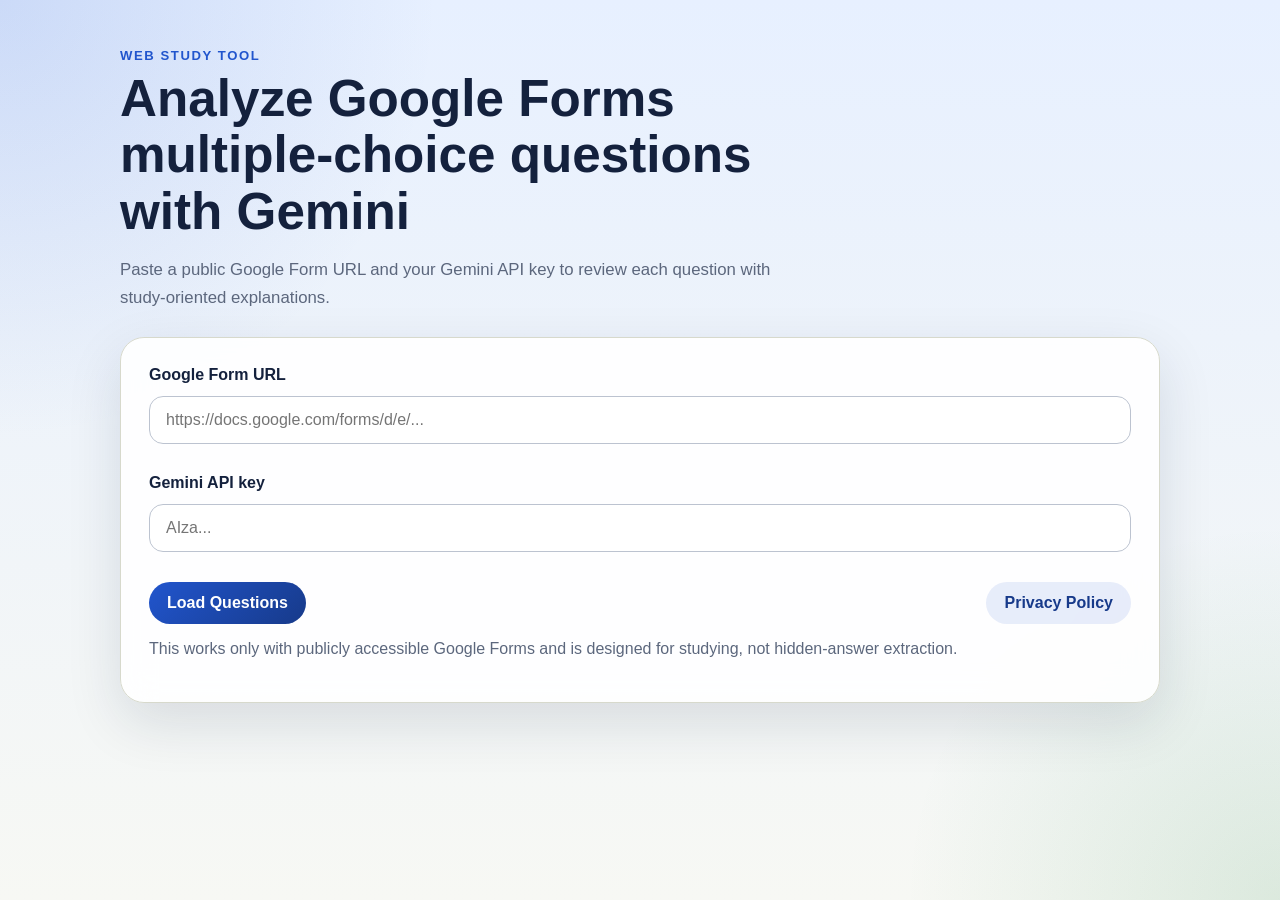
<file: index.html>
<!doctype html>
<html lang="en">
  <head>
    <meta charset="utf-8">
    <meta name="viewport" content="width=device-width, initial-scale=1">
    <title>Google Forms Study Helper</title>
    <link rel="stylesheet" href="app.css">
  </head>
  <body>
    <main class="app-shell">
      <section class="hero">
        <p class="hero__eyebrow">Web Study Tool</p>
        <h1>Analyze Google Forms multiple-choice questions with Gemini</h1>
        <p class="hero__intro">
          Paste a public Google Form URL and your Gemini API key to review each
          question with study-oriented explanations.
        </p>
      </section>

      <section class="panel">
        <form id="analyzer-form" class="settings-form">
          <label class="field">
            <span>Google Form URL</span>
            <input
              id="form-url"
              name="formUrl"
              type="url"
              placeholder="https://docs.google.com/forms/d/e/..."
              required
            >
          </label>

          <label class="field">
            <span>Gemini API key</span>
            <input
              id="api-key"
              name="apiKey"
              type="password"
              placeholder="AIza..."
              autocomplete="off"
              required
            >
          </label>

          <div class="actions">
            <button id="load-form" type="submit">Load Questions</button>
            <a class="link-button" href="./privacy-policy.html">Privacy Policy</a>
          </div>

          <p class="helper-text">
            This works only with publicly accessible Google Forms and is designed
            for studying, not hidden-answer extraction.
          </p>
          <p id="status" class="status" aria-live="polite"></p>
        </form>
      </section>

      <section id="questions-panel" class="panel panel--hidden">
        <div class="panel__header">
          <div>
            <p class="panel__eyebrow">Detected Questions</p>
            <h2>Multiple-choice items</h2>
          </div>
          <button id="analyze-all" type="button" class="button-secondary">
            Analyze All
          </button>
        </div>

        <div id="questions" class="question-list"></div>
      </section>
    </main>

    <template id="question-template">
      <article class="question-card">
        <div class="question-card__top">
          <p class="question-card__label">Question</p>
          <button type="button" class="question-card__button">Analyze</button>
        </div>
        <h3 class="question-card__title"></h3>
        <ol class="question-card__options"></ol>
        <p class="question-card__status" hidden></p>
        <div class="question-card__output" hidden></div>
      </article>
    </template>

    <script src="app.js" defer></script>
  </body>
</html>
</file>
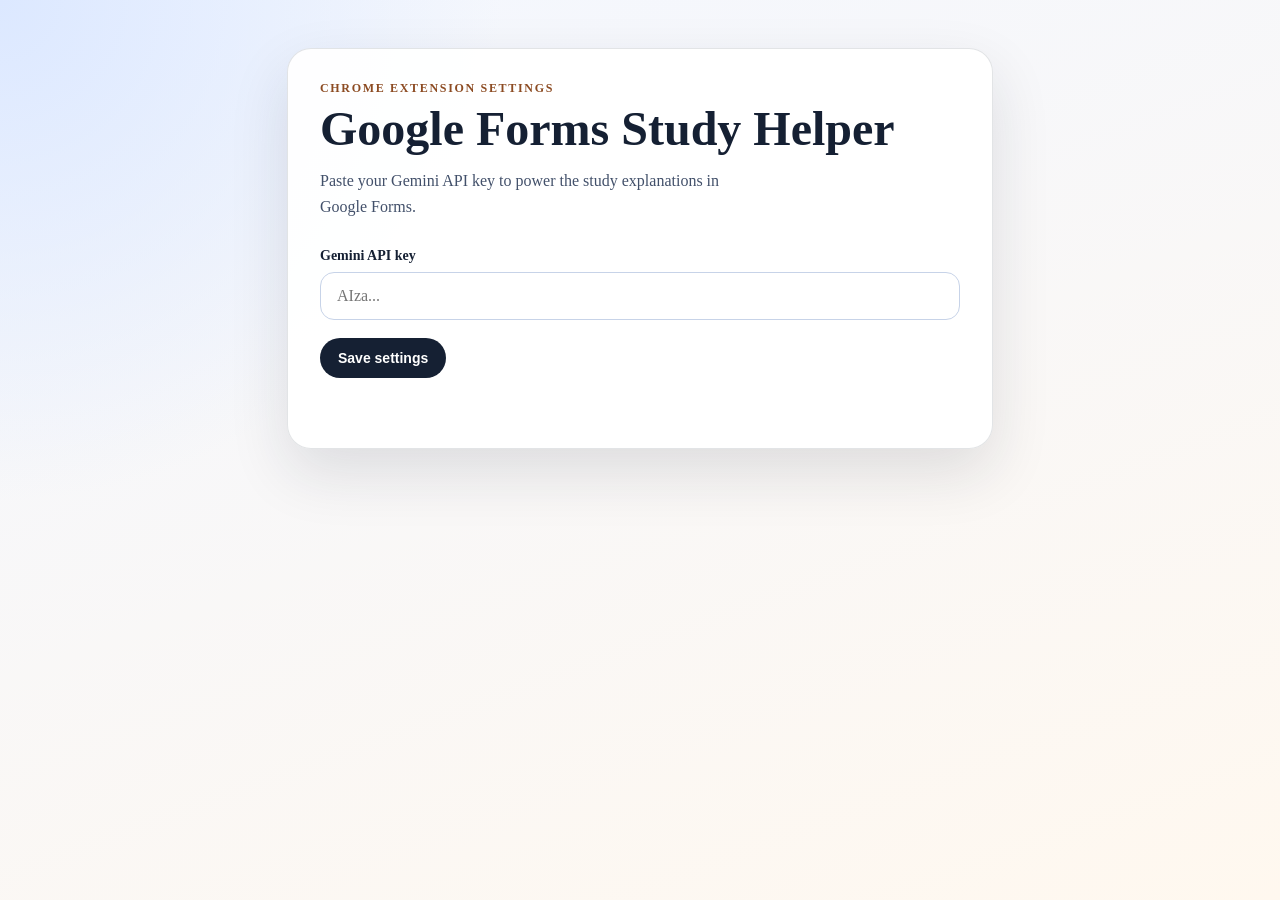
<file: options.html>
<!doctype html>
<html lang="en">
  <head>
    <meta charset="utf-8">
    <meta name="viewport" content="width=device-width, initial-scale=1">
    <title>Google Forms Study Helper Settings</title>
    <link rel="stylesheet" href="options.css">
  </head>
  <body>
    <main class="settings">
      <section class="settings__panel">
        <p class="settings__eyebrow">Chrome Extension Settings</p>
        <h1>Google Forms Study Helper</h1>
        <p class="settings__intro">
          Paste your Gemini API key to power the study explanations in Google Forms.
        </p>

        <form id="settings-form" class="settings__form">
          <label class="settings__field">
            <span>Gemini API key</span>
            <input
              id="api-key"
              name="apiKey"
              type="password"
              autocomplete="off"
              placeholder="AIza..."
              required
            >
          </label>

          <button class="settings__save" type="submit">Save settings</button>
          <p id="status" class="settings__status" aria-live="polite"></p>
        </form>
      </section>
    </main>
    <script type="module" src="options.js"></script>
  </body>
</html>
</file>
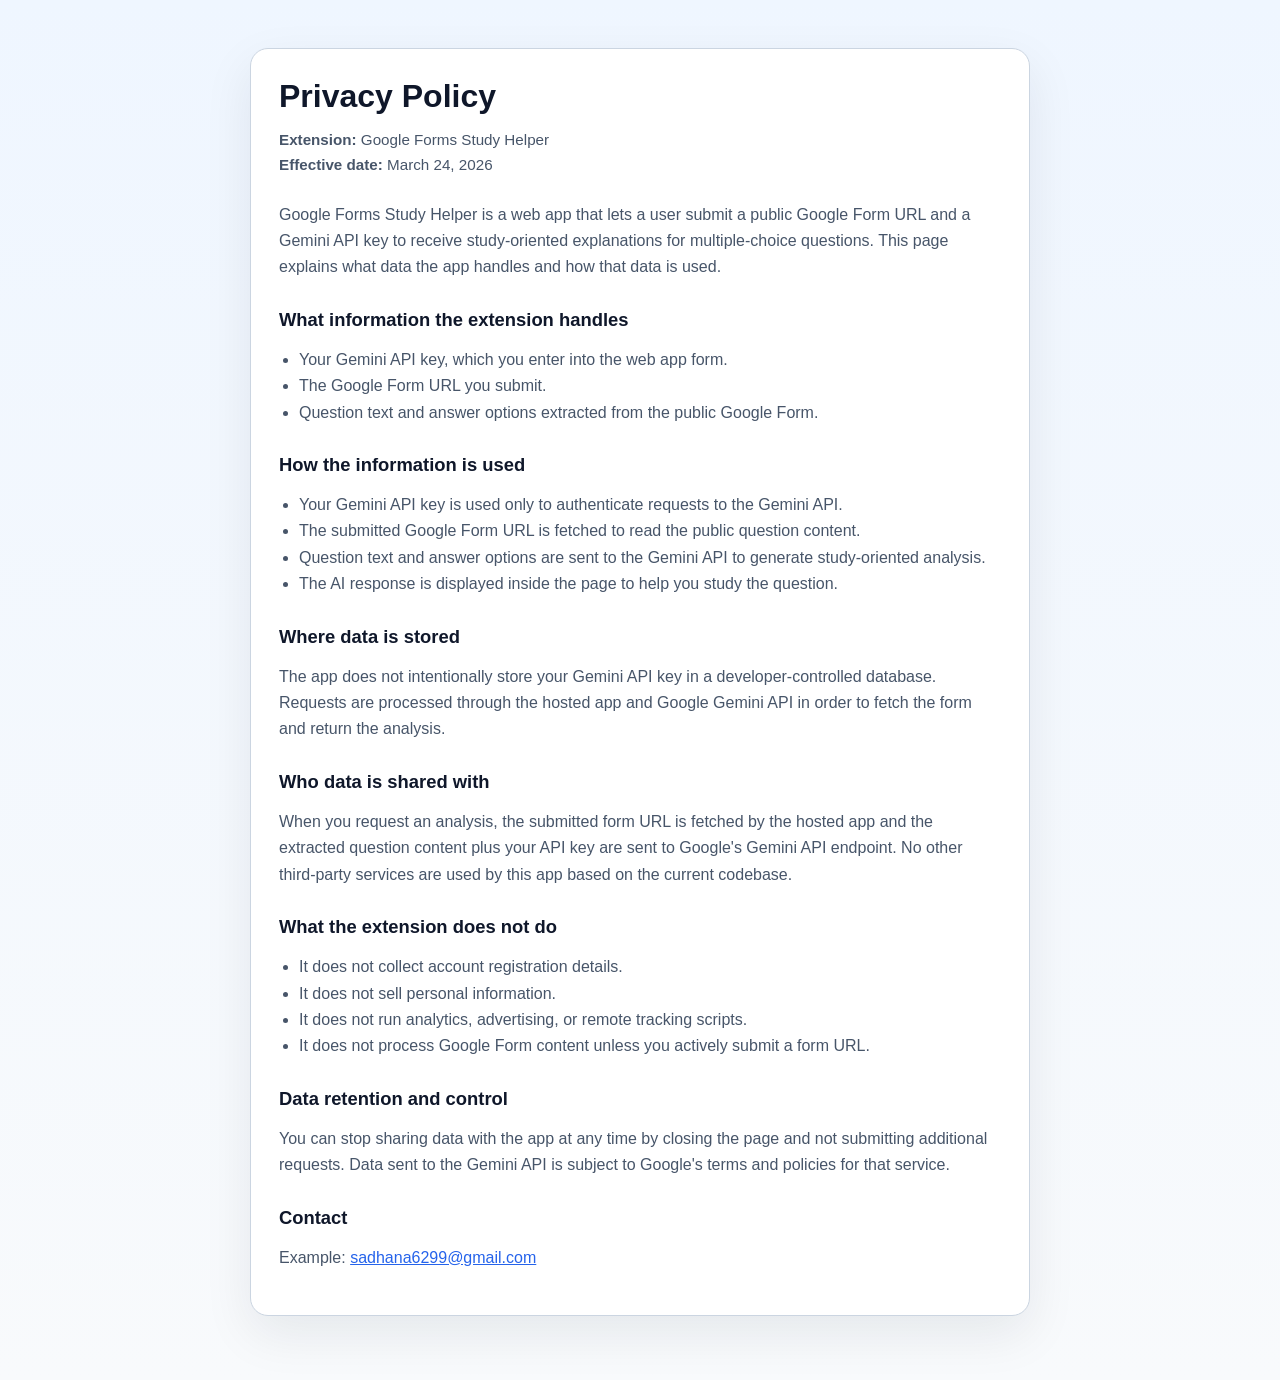
<file: privacy-policy.html>
<!doctype html>
<html lang="en">
  <head>
    <meta charset="utf-8">
    <meta name="viewport" content="width=device-width, initial-scale=1">
    <title>Privacy Policy - Google Forms Study Helper</title>
    <style>
      :root {
        color-scheme: light;
        --bg: #f8fafc;
        --panel: #ffffff;
        --text: #0f172a;
        --muted: #475569;
        --line: #cbd5e1;
        --accent: #2563eb;
      }

      * {
        box-sizing: border-box;
      }

      body {
        margin: 0;
        font-family: "Segoe UI", Arial, sans-serif;
        background: linear-gradient(180deg, #eff6ff 0%, var(--bg) 100%);
        color: var(--text);
      }

      main {
        max-width: 820px;
        margin: 0 auto;
        padding: 48px 20px 64px;
      }

      section {
        background: var(--panel);
        border: 1px solid var(--line);
        border-radius: 18px;
        padding: 28px;
        box-shadow: 0 18px 50px rgba(15, 23, 42, 0.08);
      }

      h1, h2 {
        line-height: 1.2;
      }

      h1 {
        margin: 0 0 12px;
        font-size: 2rem;
      }

      h2 {
        margin-top: 28px;
        font-size: 1.15rem;
      }

      p, li {
        color: var(--muted);
        line-height: 1.65;
      }

      a {
        color: var(--accent);
      }

      ul {
        padding-left: 20px;
      }

      .meta {
        margin: 0 0 24px;
        font-size: 0.95rem;
      }
    </style>
  </head>
  <body>
    <main>
      <section>
        <h1>Privacy Policy</h1>
        <p class="meta">
          <strong>Extension:</strong> Google Forms Study Helper<br>
          <strong>Effective date:</strong> March 24, 2026
        </p>

        <p>
          Google Forms Study Helper is a web app that lets a user submit a public Google Form
          URL and a Gemini API key to receive study-oriented explanations for multiple-choice
          questions. This page explains what data the app handles and how that data is used.
        </p>

        <h2>What information the extension handles</h2>
        <ul>
          <li>Your Gemini API key, which you enter into the web app form.</li>
          <li>The Google Form URL you submit.</li>
          <li>Question text and answer options extracted from the public Google Form.</li>
        </ul>

        <h2>How the information is used</h2>
        <ul>
          <li>Your Gemini API key is used only to authenticate requests to the Gemini API.</li>
          <li>The submitted Google Form URL is fetched to read the public question content.</li>
          <li>Question text and answer options are sent to the Gemini API to generate study-oriented analysis.</li>
          <li>The AI response is displayed inside the page to help you study the question.</li>
        </ul>

        <h2>Where data is stored</h2>
        <p>
          The app does not intentionally store your Gemini API key in a developer-controlled
          database. Requests are processed through the hosted app and Google Gemini API in order
          to fetch the form and return the analysis.
        </p>

        <h2>Who data is shared with</h2>
        <p>
          When you request an analysis, the submitted form URL is fetched by the hosted app and
          the extracted question content plus your API key are sent to Google's Gemini API endpoint.
          No other third-party services are used by this app based on the current codebase.
        </p>

        <h2>What the extension does not do</h2>
        <ul>
          <li>It does not collect account registration details.</li>
          <li>It does not sell personal information.</li>
          <li>It does not run analytics, advertising, or remote tracking scripts.</li>
          <li>It does not process Google Form content unless you actively submit a form URL.</li>
        </ul>

        <h2>Data retention and control</h2>
        <p>
          You can stop sharing data with the app at any time by closing the page and not submitting
          additional requests. Data sent to the Gemini API is subject to Google's terms and
          policies for that service.
        </p>

        <h2>Contact</h2>
        <p>
         
          Example: <a href="sadhana6299@gmail.com">sadhana6299@gmail.com</a>
        </p>
      </section>
    </main>
  </body>
</html>
</file>
<file: app.css>
:root {
  color-scheme: light;
  --bg: #f7f8f4;
  --bg-accent: #e7f0ff;
  --panel: rgba(255, 255, 255, 0.9);
  --line: #d7d9cc;
  --text: #14213d;
  --muted: #5c677d;
  --brand: #2155cd;
  --brand-dark: #173a8a;
  --success: #157f3b;
  --shadow: 0 20px 55px rgba(20, 33, 61, 0.12);
}

* {
  box-sizing: border-box;
}

body {
  margin: 0;
  min-height: 100vh;
  font-family: "Segoe UI", Arial, sans-serif;
  color: var(--text);
  background:
    radial-gradient(circle at top left, rgba(33, 85, 205, 0.14), transparent 28%),
    radial-gradient(circle at bottom right, rgba(21, 127, 59, 0.12), transparent 24%),
    linear-gradient(180deg, var(--bg-accent) 0%, var(--bg) 100%);
}

.app-shell {
  width: min(1040px, calc(100% - 32px));
  margin: 0 auto;
  padding: 48px 0 64px;
}

.hero {
  margin-bottom: 24px;
}

.hero__eyebrow,
.panel__eyebrow,
.question-card__label {
  margin: 0 0 8px;
  font-size: 0.82rem;
  font-weight: 700;
  text-transform: uppercase;
  letter-spacing: 0.12em;
  color: var(--brand);
}

.hero h1,
.panel h2 {
  margin: 0;
  line-height: 1.1;
}

.hero h1 {
  max-width: 720px;
  font-size: clamp(2rem, 4vw, 3.8rem);
}

.hero__intro {
  max-width: 700px;
  margin: 16px 0 0;
  font-size: 1.05rem;
  line-height: 1.7;
  color: var(--muted);
}

.panel {
  margin-top: 24px;
  padding: 28px;
  border: 1px solid var(--line);
  border-radius: 24px;
  background: var(--panel);
  box-shadow: var(--shadow);
  backdrop-filter: blur(16px);
}

.panel--hidden {
  display: none;
}

.settings-form,
.field {
  display: grid;
  gap: 12px;
}

.field {
  margin-bottom: 18px;
}

.field span {
  font-weight: 600;
}

.field input {
  width: 100%;
  padding: 14px 16px;
  border: 1px solid #bcc3d0;
  border-radius: 14px;
  font: inherit;
  color: var(--text);
  background: rgba(255, 255, 255, 0.95);
}

.field input:focus {
  outline: 3px solid rgba(33, 85, 205, 0.16);
  border-color: var(--brand);
}

.actions,
.panel__header,
.question-card__top {
  display: flex;
  gap: 12px;
  align-items: center;
  justify-content: space-between;
}

button,
.link-button {
  border: none;
  border-radius: 999px;
  padding: 12px 18px;
  font: inherit;
  font-weight: 700;
  cursor: pointer;
  transition: transform 0.15s ease, opacity 0.15s ease, background 0.15s ease;
}

button:hover,
.link-button:hover {
  transform: translateY(-1px);
}

button:disabled {
  cursor: progress;
  opacity: 0.7;
  transform: none;
}

button,
.question-card__button {
  color: #ffffff;
  background: linear-gradient(135deg, var(--brand) 0%, var(--brand-dark) 100%);
}

.button-secondary,
.link-button {
  color: var(--brand-dark);
  background: rgba(33, 85, 205, 0.1);
  text-decoration: none;
}

.helper-text,
.status,
.question-card__status {
  margin: 0;
  line-height: 1.6;
  color: var(--muted);
}

.status[data-state="success"],
.question-card__status[data-state="success"] {
  color: var(--success);
}

.question-list {
  display: grid;
  gap: 18px;
  margin-top: 24px;
}

.question-card {
  padding: 22px;
  border: 1px solid var(--line);
  border-radius: 20px;
  background: rgba(255, 255, 255, 0.94);
}

.question-card__title {
  margin: 0 0 14px;
  font-size: 1.18rem;
  line-height: 1.45;
}

.question-card__options {
  margin: 0 0 18px;
  padding-left: 22px;
  color: var(--muted);
  line-height: 1.6;
}

.question-card__output {
  white-space: pre-wrap;
  line-height: 1.7;
  padding: 16px;
  border-radius: 16px;
  background: #f7faff;
  border: 1px solid #d7e7ff;
}

@media (max-width: 720px) {
  .app-shell {
    width: min(100% - 20px, 1040px);
    padding-top: 28px;
  }

  .panel,
  .question-card {
    padding: 20px;
  }

  .actions,
  .panel__header,
  .question-card__top {
    flex-direction: column;
    align-items: stretch;
  }
}
</file>
<file: options.css>
body {
  margin: 0;
  min-height: 100vh;
  background:
    radial-gradient(circle at top left, #dce8ff, transparent 32%),
    linear-gradient(160deg, #f3f7ff 0%, #fff8ef 100%);
  color: #152033;
  font-family: Georgia, "Times New Roman", serif;
}

.settings {
  display: grid;
  place-items: center;
  padding: 48px 20px;
}

.settings__panel {
  width: min(100%, 640px);
  padding: 32px;
  border: 1px solid rgba(21, 32, 51, 0.12);
  border-radius: 24px;
  background: rgba(255, 255, 255, 0.92);
  box-shadow: 0 24px 60px rgba(21, 32, 51, 0.12);
}

.settings__eyebrow {
  margin: 0 0 8px;
  color: #8c4b22;
  font-size: 12px;
  font-weight: 700;
  letter-spacing: 0.14em;
  text-transform: uppercase;
}

h1 {
  margin: 0;
  font-size: clamp(32px, 5vw, 48px);
  line-height: 1.05;
}

.settings__intro {
  margin: 14px 0 0;
  max-width: 52ch;
  color: #42506a;
  font-size: 16px;
  line-height: 1.6;
}

.settings__form {
  display: grid;
  gap: 18px;
  margin-top: 28px;
}

.settings__field {
  display: grid;
  gap: 8px;
}

.settings__field span {
  font-size: 14px;
  font-weight: 700;
}

.settings__field input {
  border: 1px solid #c7d3e8;
  border-radius: 14px;
  padding: 14px 16px;
  background: #ffffff;
  color: #152033;
  font: inherit;
}

.settings__save {
  width: fit-content;
  border: 0;
  border-radius: 999px;
  padding: 12px 18px;
  background: #152033;
  color: #ffffff;
  font-size: 14px;
  font-weight: 700;
  cursor: pointer;
}

.settings__status {
  min-height: 20px;
  margin: 0;
  color: #2f5e2b;
  font-size: 14px;
}
</file>
